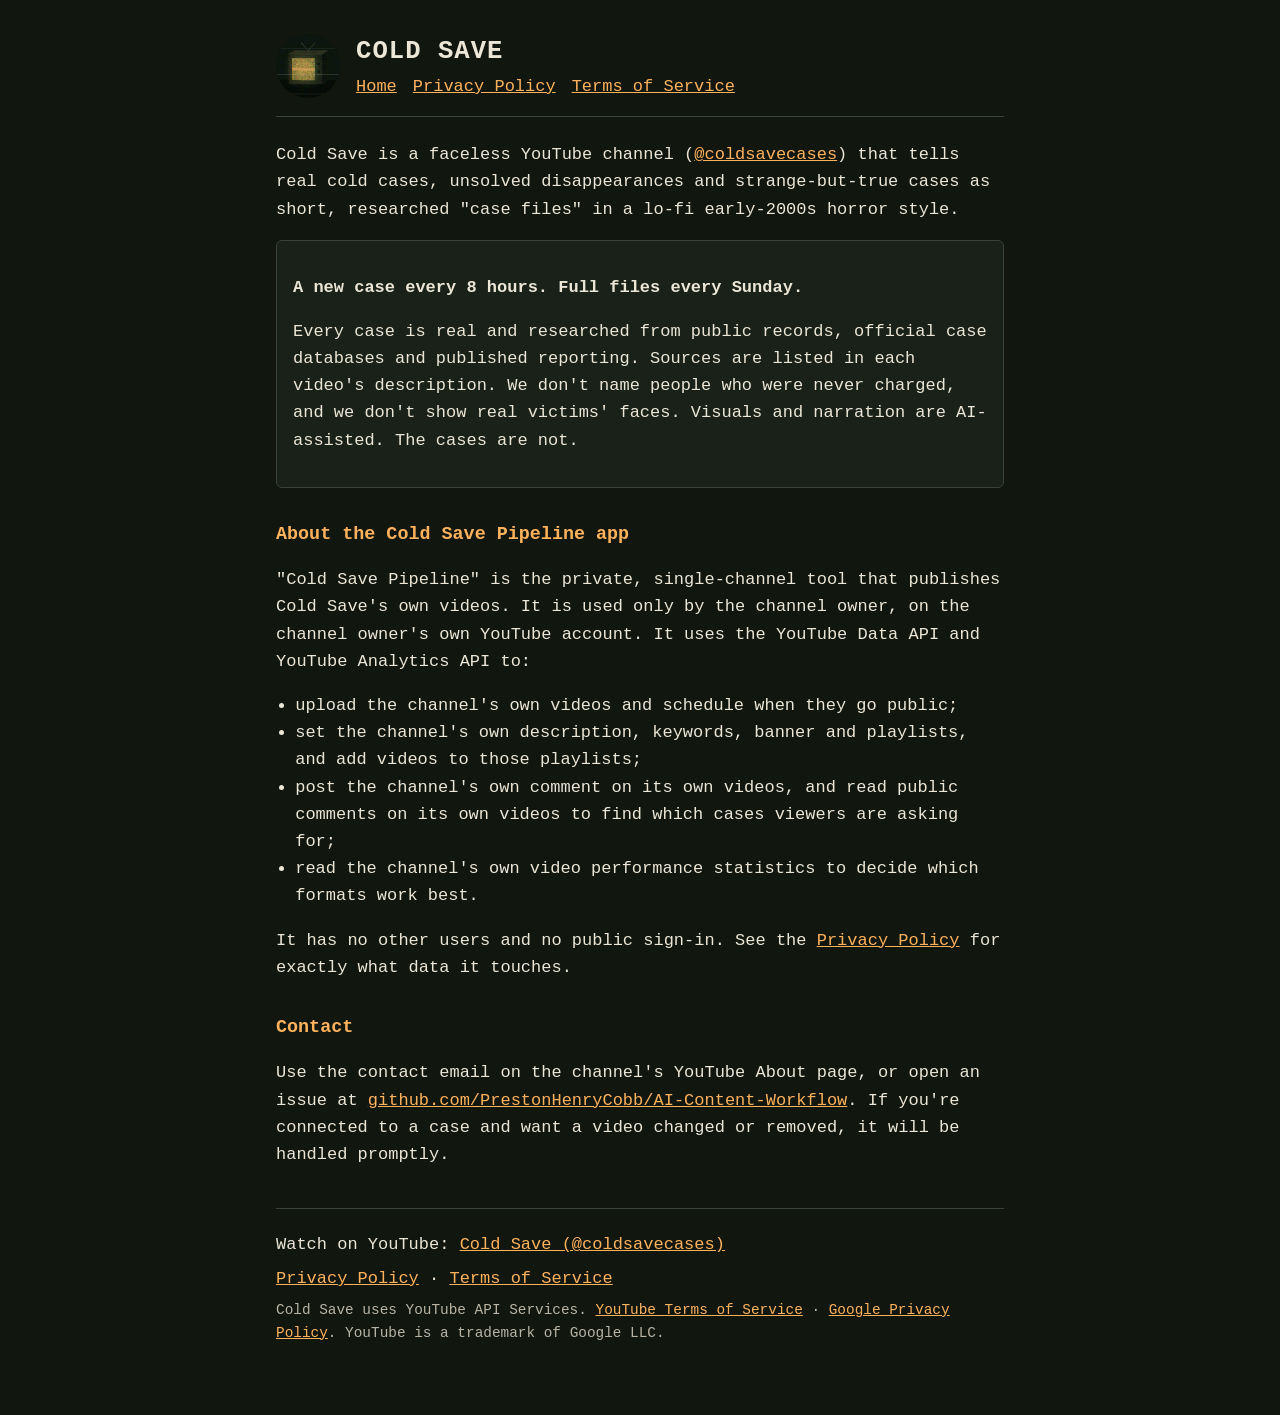
<file: site/index.html>
<!doctype html><html lang="en"><head><meta charset="utf-8"><meta name="viewport" content="width=device-width,initial-scale=1"><link rel="stylesheet" href="style.css"><title>Cold Save</title><meta name="description" content="Cold Save: real cold cases and unsolved mysteries, told as case files recovered from an unmarked disc."></head><body><main>
<header><img src="logo.png" alt="Cold Save logo"><div><h1>COLD SAVE</h1><nav><a href="./">Home</a><a href="privacy.html">Privacy Policy</a><a href="terms.html">Terms of Service</a></nav></div></header>
<p>Cold Save is a faceless YouTube channel (<a href="https://www.youtube.com/@coldsavecases">@coldsavecases</a>) that tells real cold cases, unsolved disappearances and strange-but-true cases as short, researched "case files" in a lo-fi early-2000s horror style.</p>
<div class="card">
<p><strong>A new case every 8 hours. Full files every Sunday.</strong></p>
<p>Every case is real and researched from public records, official case databases and published reporting. Sources are listed in each video's description. We don't name people who were never charged, and we don't show real victims' faces. Visuals and narration are AI-assisted. The cases are not.</p>
</div>
<h2>About the Cold Save Pipeline app</h2>
<p>"Cold Save Pipeline" is the private, single-channel tool that publishes Cold Save's own videos. It is used only by the channel owner, on the channel owner's own YouTube account. It uses the YouTube Data API and YouTube Analytics API to:</p>
<ul>
<li>upload the channel's own videos and schedule when they go public;</li>
<li>set the channel's own description, keywords, banner and playlists, and add videos to those playlists;</li>
<li>post the channel's own comment on its own videos, and read public comments on its own videos to find which cases viewers are asking for;</li>
<li>read the channel's own video performance statistics to decide which formats work best.</li>
</ul>
<p>It has no other users and no public sign-in. See the <a href="privacy.html">Privacy Policy</a> for exactly what data it touches.</p>
<h2>Contact</h2>
<p>Use the contact email on the channel's YouTube About page, or open an issue at <a href="https://github.com/PrestonHenryCobb/AI-Content-Workflow/issues">github.com/PrestonHenryCobb/AI-Content-Workflow</a>. If you're connected to a case and want a video changed or removed, it will be handled promptly.</p>
<footer id="site-footer">
<p>Watch on YouTube: <a href="https://www.youtube.com/@coldsavecases">Cold Save (@coldsavecases)</a></p>
<p id="legal-links"><a href="privacy.html">Privacy Policy</a> · <a href="terms.html">Terms of Service</a></p>
<p class="muted">Cold Save uses YouTube API Services. <a href="https://www.youtube.com/t/terms">YouTube Terms of Service</a> · <a href="https://policies.google.com/privacy">Google Privacy Policy</a>. YouTube is a trademark of Google LLC.</p>
</footer>
</main></body></html>
</file>
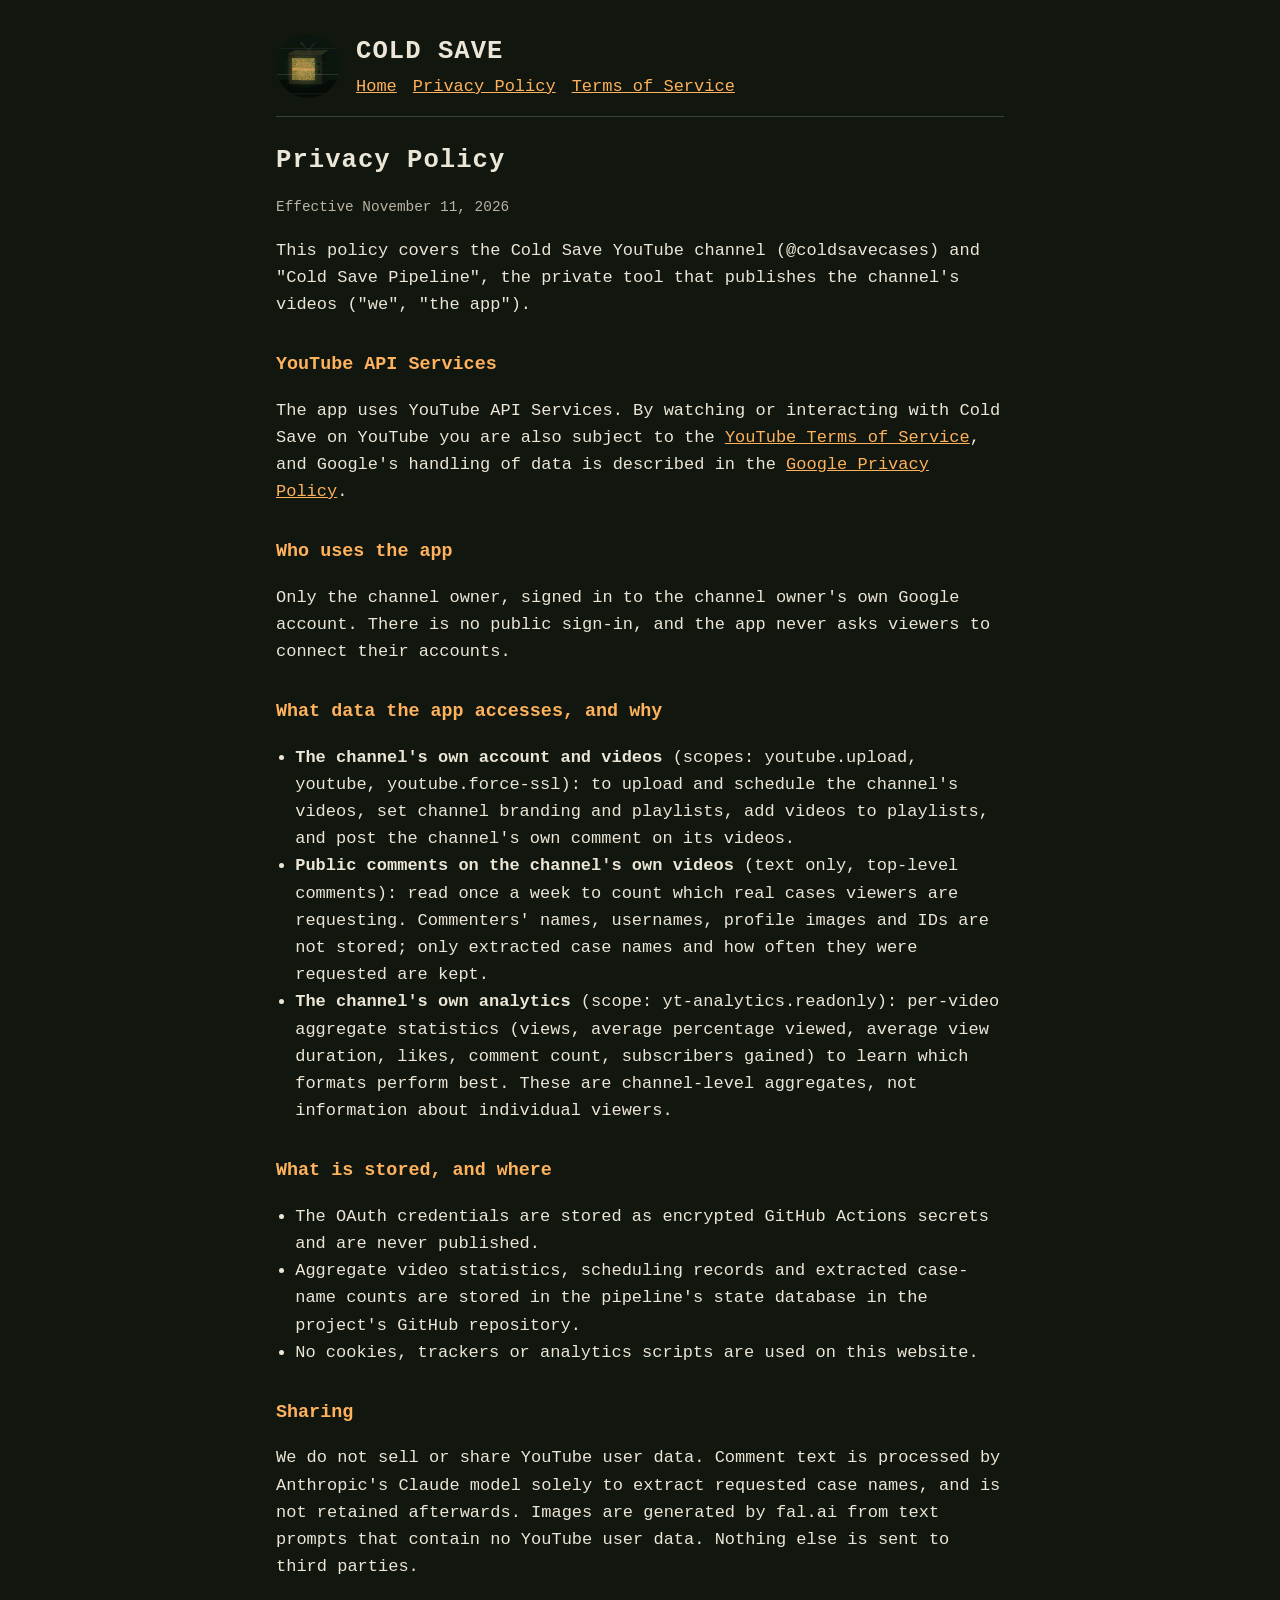
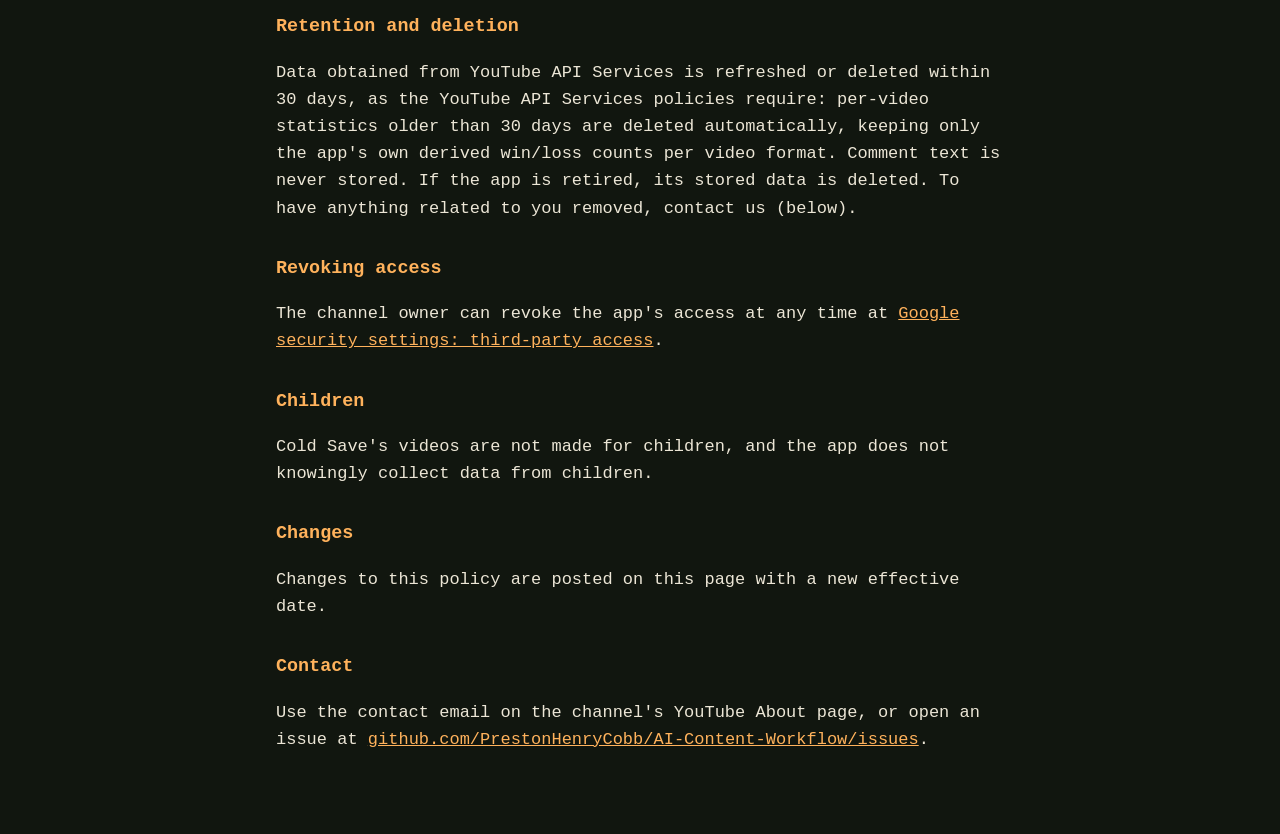
<file: site/privacy.html>
<!doctype html><html lang="en"><head><meta charset="utf-8"><meta name="viewport" content="width=device-width,initial-scale=1"><link rel="stylesheet" href="style.css"><title>Privacy Policy · Cold Save</title></head><body><main>
<header><img src="logo.png" alt="Cold Save logo"><div><h1>COLD SAVE</h1><nav><a href="./">Home</a><a href="privacy.html">Privacy Policy</a><a href="terms.html">Terms of Service</a></nav></div></header>
<h1>Privacy Policy</h1>
<p class="muted">Effective November 11, 2026</p>
<p>This policy covers the Cold Save YouTube channel (@coldsavecases) and "Cold Save Pipeline", the private tool that publishes the channel's videos ("we", "the app").</p>
<h2>YouTube API Services</h2>
<p>The app uses YouTube API Services. By watching or interacting with Cold Save on YouTube you are also subject to the <a href="https://www.youtube.com/t/terms">YouTube Terms of Service</a>, and Google's handling of data is described in the <a href="https://policies.google.com/privacy">Google Privacy Policy</a>.</p>
<h2>Who uses the app</h2>
<p>Only the channel owner, signed in to the channel owner's own Google account. There is no public sign-in, and the app never asks viewers to connect their accounts.</p>
<h2>What data the app accesses, and why</h2>
<ul>
<li><strong>The channel's own account and videos</strong> (scopes: youtube.upload, youtube, youtube.force-ssl): to upload and schedule the channel's videos, set channel branding and playlists, add videos to playlists, and post the channel's own comment on its videos.</li>
<li><strong>Public comments on the channel's own videos</strong> (text only, top-level comments): read once a week to count which real cases viewers are requesting. Commenters' names, usernames, profile images and IDs are not stored; only extracted case names and how often they were requested are kept.</li>
<li><strong>The channel's own analytics</strong> (scope: yt-analytics.readonly): per-video aggregate statistics (views, average percentage viewed, average view duration, likes, comment count, subscribers gained) to learn which formats perform best. These are channel-level aggregates, not information about individual viewers.</li>
</ul>
<h2>What is stored, and where</h2>
<ul>
<li>The OAuth credentials are stored as encrypted GitHub Actions secrets and are never published.</li>
<li>Aggregate video statistics, scheduling records and extracted case-name counts are stored in the pipeline's state database in the project's GitHub repository.</li>
<li>No cookies, trackers or analytics scripts are used on this website.</li>
</ul>
<h2>Sharing</h2>
<p>We do not sell or share YouTube user data. Comment text is processed by Anthropic's Claude model solely to extract requested case names, and is not retained afterwards. Images are generated by fal.ai from text prompts that contain no YouTube user data. Nothing else is sent to third parties.</p>
<h2>Retention and deletion</h2>
<p>Data obtained from YouTube API Services is refreshed or deleted within 30 days, as the YouTube API Services policies require: per-video statistics older than 30 days are deleted automatically, keeping only the app's own derived win/loss counts per video format. Comment text is never stored. If the app is retired, its stored data is deleted. To have anything related to you removed, contact us (below).</p>
<h2>Revoking access</h2>
<p>The channel owner can revoke the app's access at any time at <a href="https://security.google.com/settings/security/permissions">Google security settings: third-party access</a>.</p>
<h2>Children</h2>
<p>Cold Save's videos are not made for children, and the app does not knowingly collect data from children.</p>
<h2>Changes</h2>
<p>Changes to this policy are posted on this page with a new effective date.</p>
<h2>Contact</h2>
<p>Use the contact email on the channel's YouTube About page, or open an issue at <a href="https://github.com/PrestonHenryCobb/AI-Content-Workflow/issues">github.com/PrestonHenryCobb/AI-Content-Workflow/issues</a>.</p>
</main></body></html>
</file>
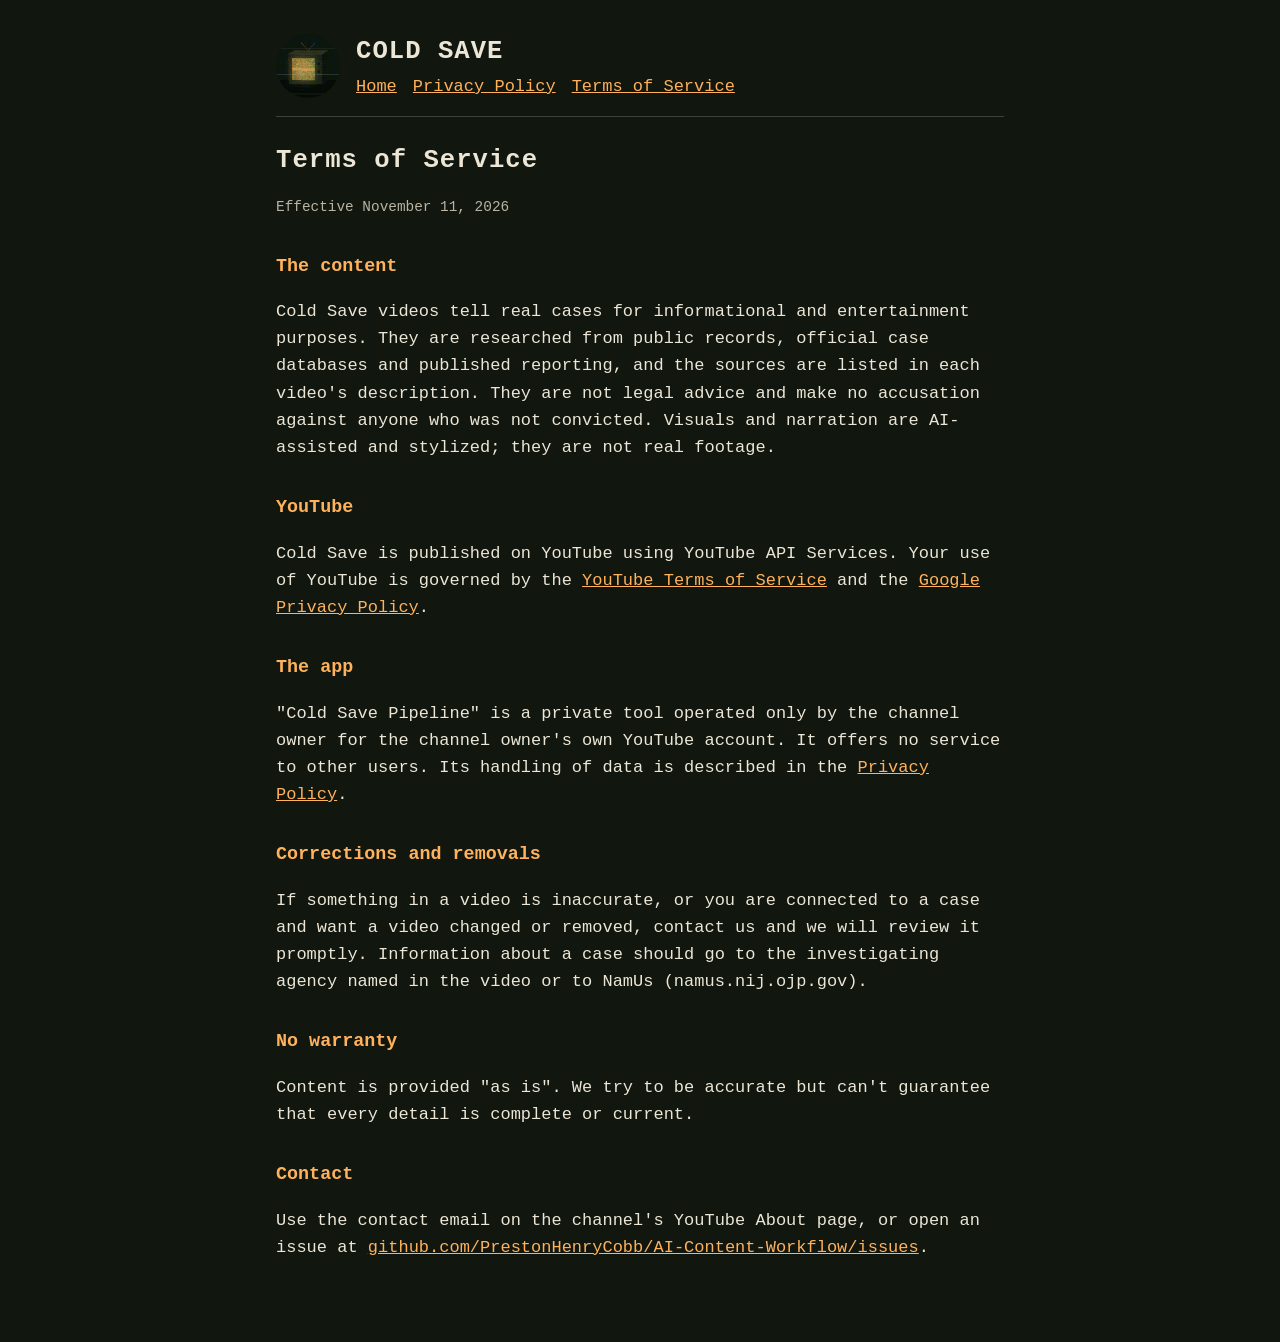
<file: site/terms.html>
<!doctype html><html lang="en"><head><meta charset="utf-8"><meta name="viewport" content="width=device-width,initial-scale=1"><link rel="stylesheet" href="style.css"><title>Terms of Service · Cold Save</title></head><body><main>
<header><img src="logo.png" alt="Cold Save logo"><div><h1>COLD SAVE</h1><nav><a href="./">Home</a><a href="privacy.html">Privacy Policy</a><a href="terms.html">Terms of Service</a></nav></div></header>
<h1>Terms of Service</h1>
<p class="muted">Effective November 11, 2026</p>
<h2>The content</h2>
<p>Cold Save videos tell real cases for informational and entertainment purposes. They are researched from public records, official case databases and published reporting, and the sources are listed in each video's description. They are not legal advice and make no accusation against anyone who was not convicted. Visuals and narration are AI-assisted and stylized; they are not real footage.</p>
<h2>YouTube</h2>
<p>Cold Save is published on YouTube using YouTube API Services. Your use of YouTube is governed by the <a href="https://www.youtube.com/t/terms">YouTube Terms of Service</a> and the <a href="https://policies.google.com/privacy">Google Privacy Policy</a>.</p>
<h2>The app</h2>
<p>"Cold Save Pipeline" is a private tool operated only by the channel owner for the channel owner's own YouTube account. It offers no service to other users. Its handling of data is described in the <a href="privacy.html">Privacy Policy</a>.</p>
<h2>Corrections and removals</h2>
<p>If something in a video is inaccurate, or you are connected to a case and want a video changed or removed, contact us and we will review it promptly. Information about a case should go to the investigating agency named in the video or to NamUs (namus.nij.ojp.gov).</p>
<h2>No warranty</h2>
<p>Content is provided "as is". We try to be accurate but can't guarantee that every detail is complete or current.</p>
<h2>Contact</h2>
<p>Use the contact email on the channel's YouTube About page, or open an issue at <a href="https://github.com/PrestonHenryCobb/AI-Content-Workflow/issues">github.com/PrestonHenryCobb/AI-Content-Workflow/issues</a>.</p>
</main></body></html>
</file>
<file: site/style.css>
:root { --bg: #11160f; --panel: #1a2119; --text: #ece6d6; --muted: #b9b4a4; --accent: #ffb25c; --line: #3a4436; }
* { box-sizing: border-box; }
body { margin: 0; background: var(--bg); color: var(--text); font: 17px/1.6 ui-monospace, "SF Mono", Menlo, Consolas, monospace; }
main { max-width: 760px; margin: 0 auto; padding: 32px 16px 64px; }
header { display: flex; align-items: center; gap: 16px; border-bottom: 1px solid var(--line); padding-bottom: 16px; margin-bottom: 24px; }
header img { width: 64px; height: 64px; border-radius: 50%; image-rendering: pixelated; }
h1 { font-size: 1.6rem; margin: 0; letter-spacing: .04em; }
h2 { font-size: 1.15rem; color: var(--accent); margin-top: 2rem; }
a { color: var(--accent); }
nav a { margin-right: 16px; }
.muted { color: var(--muted); font-size: .9rem; }
.card { background: var(--panel); border: 1px solid var(--line); padding: 16px; border-radius: 6px; }
ul { padding-left: 1.2rem; }
footer { border-top: 1px solid var(--line); margin-top: 2.5rem; padding-top: 1rem; }
footer p { margin: .4rem 0; }
</file>
